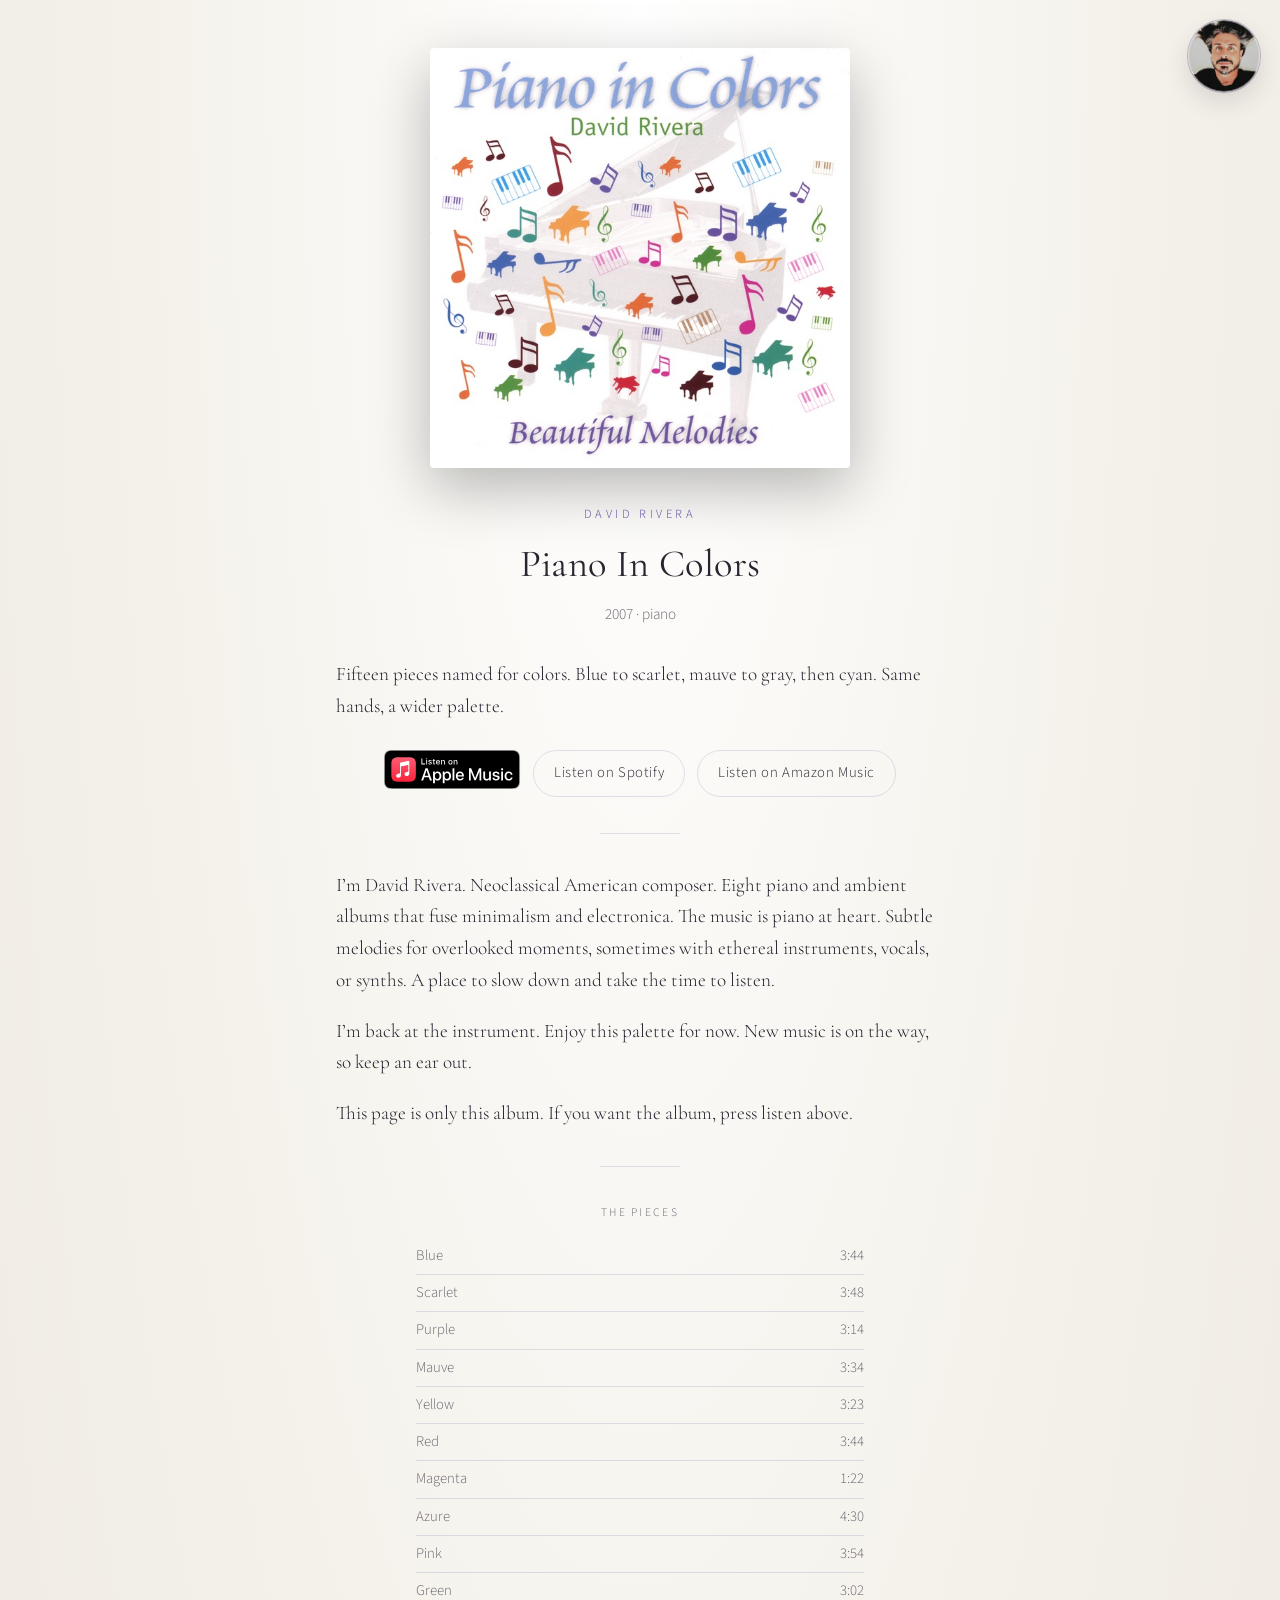
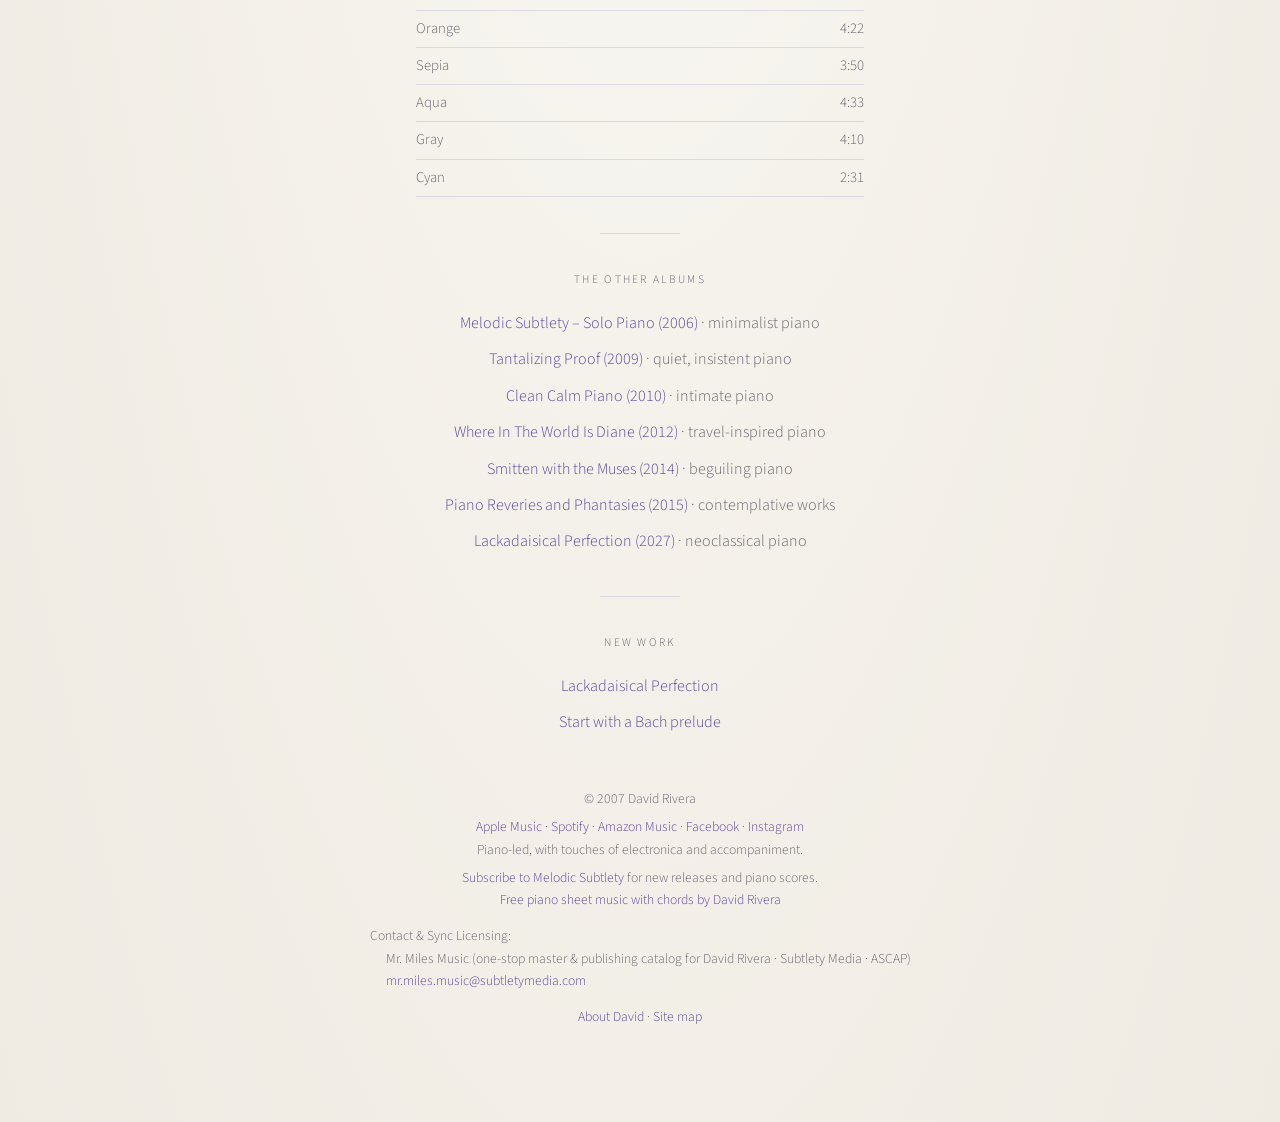
<file: index.html>
<!DOCTYPE html>
<html lang="en">
<head>
<meta charset="utf-8">
<link rel="sitemap" type="application/xml" title="Sitemap" href="/sitemap.xml">
<meta name="google-site-verification" content="kFSmQ56TC9M0Vh0W8NGAuMdpZPr8eoD1qAiQmf8LD-0">
<meta name="viewport" content="width=device-width, initial-scale=1">
<link rel="icon" href="/favicon.ico" sizes="any">
<link rel="icon" href="/favicon.svg" type="image/svg+xml">
<link rel="icon" type="image/png" sizes="32x32" href="/favicon-32.png">
<link rel="apple-touch-icon" href="/apple-touch-icon.png">
<title>Piano Pieces for a Rainy Afternoon | Piano In Colors</title>
<meta name="description" content="Piano pieces for a rainy afternoon, cooking, journaling, or a slow Sunday. Fifteen piano pieces named for colors, Blue to Cyan. Stream the album and stay indoors.">
<link rel="canonical" href="https://pianoincolors.com/">
<meta property="og:type" content="music.album">
<meta property="og:site_name" content="David Rivera">
<meta property="og:title" content="Piano Pieces for a Rainy Afternoon | Piano In Colors">
<meta property="og:description" content="Piano pieces for a rainy afternoon, cooking, journaling, or a slow Sunday. Fifteen color-named piano pieces. Stream the album.">
<meta property="og:url" content="https://pianoincolors.com/">
<meta property="og:image" content="https://pianoincolors.com/assets/piano-in-colors-cover.jpg">
<meta property="og:image:width" content="600">
<meta property="og:image:height" content="600">
<meta property="og:image:alt" content="Cover of Piano In Colors: colorful pianos and notes on white">
<meta property="music:musician" content="https://open.spotify.com/artist/5qoC4NXvjfV3cylbXALzV3">
<meta name="twitter:card" content="summary_large_image">
<meta name="twitter:title" content="Piano Pieces for a Rainy Afternoon | Piano In Colors">
<meta name="twitter:description" content="Piano pieces for a rainy afternoon, cooking, journaling, or a slow Sunday. Fifteen color-named piano pieces. Stream the album.">
<meta name="twitter:image" content="https://pianoincolors.com/assets/piano-in-colors-cover.jpg">
<meta name="twitter:image:alt" content="Cover of Piano In Colors: colorful pianos and notes on white">
<script type="application/ld+json">
{
  "@context": "https://schema.org",
  "@graph": [
    {
      "@type": "Person",
      "@id": "https://lackadaisicalperfection.com/about/#david-rivera",
      "name": "David Rivera",
      "jobTitle": "Neoclassical American composer",
      "description": "David Rivera is a neoclassical American composer of piano-led instrumental music. He plays and samples every instrument on his recordings himself. He is a member of ASCAP.",
      "url": "https://lackadaisicalperfection.com/about/",
      "nationality": {
        "@type": "Country",
        "name": "United States"
      },
      "memberOf": {
        "@type": "Organization",
        "name": "ASCAP",
        "url": "https://www.ascap.com/"
      },
      "affiliation": {
        "@id": "https://lackadaisicalperfection.com/about/#subtlety-media"
      },
      "sameAs": [
        "https://open.spotify.com/artist/5qoC4NXvjfV3cylbXALzV3",
        "https://music.apple.com/us/artist/david-rivera/1325691064",
        "https://music.amazon.com/artists/B0HJF4T4QZ",
        "https://x.com/melodicsubtlety",
        "https://www.facebook.com/pianoincolors",
        "https://www.instagram.com/pianodavid1492/",
        "https://www.pandora.com/artist/david-rivera/ARXtg47gfjlv3nJ",
        "https://www.youtube.com/@melodicsubtlety"
      ]
    },
    {
      "@type": "Organization",
      "@id": "https://lackadaisicalperfection.com/about/#subtlety-media",
      "name": "Subtlety Media, LLC",
      "url": "https://lackadaisicalperfection.com/about/"
    },
    {
      "@type": "MusicAlbum",
      "name": "Piano In Colors",
      "url": "https://pianoincolors.com/",
      "image": "https://pianoincolors.com/assets/piano-in-colors-cover.jpg",
      "byArtist": {
        "@id": "https://lackadaisicalperfection.com/about/#david-rivera"
      },
      "datePublished": "2007",
      "numTracks": 15,
      "genre": [
        "Piano",
        "Neoclassical"
      ],
      "sameAs": [
        "https://music.apple.com/us/album/piano-in-colors-beautiful-melodies/264461603",
        "https://open.spotify.com/album/28GABnzs8i3YUtlWuWz3g3",
        "https://music.amazon.com/albums/B001A3CHW0"
      ],
      "description": "Fifteen pieces named for colors. Blue to scarlet, mauve to gray, then cyan. Same hands, a wider palette.",
      "recordLabel": {
        "@id": "https://lackadaisicalperfection.com/about/#subtlety-media"
      },
      "track": [
        {
          "@type": "MusicRecording",
          "position": 1,
          "name": "Blue",
          "duration": "PT3M44S"
        },
        {
          "@type": "MusicRecording",
          "position": 2,
          "name": "Scarlet",
          "duration": "PT3M48S"
        },
        {
          "@type": "MusicRecording",
          "position": 3,
          "name": "Purple",
          "duration": "PT3M14S"
        },
        {
          "@type": "MusicRecording",
          "position": 4,
          "name": "Mauve",
          "duration": "PT3M34S"
        },
        {
          "@type": "MusicRecording",
          "position": 5,
          "name": "Yellow",
          "duration": "PT3M23S"
        },
        {
          "@type": "MusicRecording",
          "position": 6,
          "name": "Red",
          "duration": "PT3M44S"
        },
        {
          "@type": "MusicRecording",
          "position": 7,
          "name": "Magenta",
          "duration": "PT1M22S"
        },
        {
          "@type": "MusicRecording",
          "position": 8,
          "name": "Azure",
          "duration": "PT4M30S"
        },
        {
          "@type": "MusicRecording",
          "position": 9,
          "name": "Pink",
          "duration": "PT3M54S"
        },
        {
          "@type": "MusicRecording",
          "position": 10,
          "name": "Green",
          "duration": "PT3M2S"
        },
        {
          "@type": "MusicRecording",
          "position": 11,
          "name": "Orange",
          "duration": "PT4M22S"
        },
        {
          "@type": "MusicRecording",
          "position": 12,
          "name": "Sepia",
          "duration": "PT3M50S"
        },
        {
          "@type": "MusicRecording",
          "position": 13,
          "name": "Aqua",
          "duration": "PT4M33S"
        },
        {
          "@type": "MusicRecording",
          "position": 14,
          "name": "Gray",
          "duration": "PT4M10S"
        },
        {
          "@type": "MusicRecording",
          "position": 15,
          "name": "Cyan",
          "duration": "PT2M31S"
        }
      ],
      "publisher": {
        "@id": "https://lackadaisicalperfection.com/about/#subtlety-media"
      }
    }
  ]
}
</script>
<link rel="preconnect" href="https://fonts.googleapis.com">
<link rel="preconnect" href="https://fonts.gstatic.com" crossorigin>
<link href="https://fonts.googleapis.com/css2?family=Cormorant+Garamond:ital,wght@0,400;0,500;1,400&family=Source+Sans+3:wght@300;400;500&display=swap" rel="stylesheet">
<style>
  :root {
    --bg1: #ffffff;
    --bg2: #f4f1ea;
    --bg3: #efeae2;
    --ink: #2a2430;
    --mute: #6b6570;
    --glow: #5a4a9a;
    --line: rgba(90,74,154,0.16);
  }
  * { box-sizing: border-box; }
  html, body { margin: 0; padding: 0; }
  body {
    background: radial-gradient(ellipse at 50% 0%, var(--bg1) 0%, var(--bg2) 55%, var(--bg3) 100%);
    color: var(--ink);
    font-family: "Source Sans 3", sans-serif;
    font-weight: 300;
    line-height: 1.65;
    min-height: 100vh;
  }
  main { max-width: 720px; margin: 0 auto; padding: 48px 24px 80px; }
  .cover {
    display: block; width: min(420px, 100%); margin: 0 auto 36px;
    border-radius: 4px; box-shadow: 0 20px 60px rgba(0,0,0,0.28);
  }
  h1 {
    font-family: "Cormorant Garamond", serif; font-weight: 400;
    font-size: clamp(1.8rem, 4vw, 2.4rem); text-align: center;
    margin: 0 0 6px; letter-spacing: 0.01em;
  }
  .byline {
    text-align: center; letter-spacing: 0.28em; text-transform: uppercase;
    font-size: 0.78rem; color: var(--glow); margin: 0 0 8px;
  }
  .year { text-align: center; color: var(--mute); font-size: 0.95rem; margin: 0 0 32px; }
  .album-note, .from-david {
    font-family: "Cormorant Garamond", serif; font-size: 1.2rem;
    max-width: 38rem; margin: 0 auto 28px;
  }
  .from-david p { margin: 0 0 1em; }
  .from-david p:last-child { margin-bottom: 0; }
  .rule { border: 0; border-top: 1px solid var(--line); width: 80px; margin: 36px auto; }
  .actions { display: flex; flex-wrap: wrap; gap: 12px; justify-content: center; margin: 8px 0 36px; }
  .apple-badge { display: inline-block; line-height: 0; }
  .apple-badge img { height: 40px; width: auto; vertical-align: middle; }
  .btn {
    display: inline-block; padding: 10px 20px; border: 1px solid var(--line);
    border-radius: 999px; color: var(--ink); text-decoration: none;
    letter-spacing: 0.04em; font-size: 0.92rem;
  }
  .btn:hover { border-color: var(--glow); }
  .tracks {
    list-style: none; padding: 0; margin: 0 auto; max-width: 28rem;
    color: var(--mute); font-size: 0.92rem;
  }
  .tracks li {
    display: flex; justify-content: space-between; gap: 16px;
    padding: 6px 0; border-bottom: 1px solid var(--line);
  }
  .label {
    text-align: center; letter-spacing: 0.2em; text-transform: uppercase;
    font-size: 0.72rem; color: var(--mute); margin: 0 0 16px;
  }
  footer { text-align: center; color: var(--mute); font-size: 0.85rem; margin-top: 48px; }
  footer a { color: var(--glow); text-decoration: none; }
  footer .stores { margin-top: 0.35rem; }
  footer .subscribe { margin-top: 0.35rem; }
  footer .contact {
    display: inline-block;
    margin-top: 0.85rem;
    text-align: left;
  }
  footer .contact-lines { padding-left: 1rem; }
  .catalog { list-style: none; padding: 0; margin: 0 auto 8px; max-width: 28rem; text-align: center; }
  .catalog li { padding: 5px 0; }
  .catalog a { color: var(--glow); text-decoration: none; }
  .catalog a:hover { text-decoration: underline; }
  .catalog .desc { color: var(--mute); }
  .new-work a { color: var(--glow); text-decoration: none; }
  .new-work a:hover { text-decoration: underline; }
</style>
<link rel="stylesheet" href="/assets/site-nav.css">
<script src="/assets/site-nav.js" defer></script>
<!-- Meta Pixel Code -->
<script>
!function(f,b,e,v,n,t,s)
{if(f.fbq)return;n=f.fbq=function(){n.callMethod?
n.callMethod.apply(n,arguments):n.queue.push(arguments)};
if(!f._fbq)f._fbq=n;n.push=n;n.loaded=!0;n.version='2.0';
n.queue=[];t=b.createElement(e);t.async=!0;
t.src=v;s=b.getElementsByTagName(e)[0];
s.parentNode.insertBefore(t,s)}(window, document,'script',
'https://connect.facebook.net/en_US/fbevents.js');
fbq('init', '257777058255900');
fbq('track', 'PageView');
</script>
<noscript><img height="1" width="1" alt="" style="display:none"
src="https://www.facebook.com/tr?id=257777058255900&ev=PageView&noscript=1"
/></noscript>
<!-- End Meta Pixel Code -->
</head>
<body>
<a class="skip-link" href="#content">Skip to content</a>
<main id="content">
  <img class="cover" src="assets/piano-in-colors-cover.jpg" alt="Cover of Piano In Colors: colorful pianos and notes on white">
  <p class="byline">David Rivera</p>
  <h1>Piano In Colors</h1>
  <p class="year">2007 · piano</p>
  <p class="album-note">Fifteen pieces named for colors. Blue to scarlet, mauve to gray, then cyan. Same hands, a wider palette.</p>
  <div class="actions">
    <a class="apple-badge" href="https://music.apple.com/us/album/piano-in-colors-beautiful-melodies/264461603?ls=1" target="_blank" rel="noopener"><img src="listen-on-apple-music.svg" alt="Listen on Apple Music" height="40"></a>
    <a class="btn" href="https://open.spotify.com/album/28GABnzs8i3YUtlWuWz3g3" target="_blank" rel="noopener">Listen on Spotify</a>
    <a class="btn" href="https://music.amazon.com/albums/B001A3CHW0" target="_blank" rel="noopener">Listen on Amazon Music</a>
  </div>
  <hr class="rule">
  <div class="from-david">
    <p>I’m David Rivera. Neoclassical American composer. Eight piano and ambient albums that fuse minimalism and electronica. The music is piano at heart. Subtle melodies for overlooked moments, sometimes with ethereal instruments, vocals, or synths. A place to slow down and take the time to listen.</p>
    <p>I’m back at the instrument. Enjoy this palette for now. New music is on the way, so keep an ear out.</p>
    <p>This page is only this album. If you want the album, press listen above.</p>
  </div>
  <hr class="rule">

  <p class="label">The pieces</p>
  <ol class="tracks">
    <li><span>Blue</span><span>3:44</span></li>
    <li><span>Scarlet</span><span>3:48</span></li>
    <li><span>Purple</span><span>3:14</span></li>
    <li><span>Mauve</span><span>3:34</span></li>
    <li><span>Yellow</span><span>3:23</span></li>
    <li><span>Red</span><span>3:44</span></li>
    <li><span>Magenta</span><span>1:22</span></li>
    <li><span>Azure</span><span>4:30</span></li>
    <li><span>Pink</span><span>3:54</span></li>
    <li><span>Green</span><span>3:02</span></li>
    <li><span>Orange</span><span>4:22</span></li>
    <li><span>Sepia</span><span>3:50</span></li>
    <li><span>Aqua</span><span>4:33</span></li>
    <li><span>Gray</span><span>4:10</span></li>
    <li><span>Cyan</span><span>2:31</span></li>
    
  </ol>
  <hr class="rule">
  <p class="label">The other albums</p>
  <ul class="catalog">
    <li><a href="https://melodicsubtlety.com/">Melodic Subtlety – Solo Piano (2006)</a><span class="desc"> · minimalist piano</span></li>
    <li><a href="https://tantalizingproof.com/">Tantalizing Proof (2009)</a><span class="desc"> · quiet, insistent piano</span></li>
    <li><a href="https://cleancalmpiano.com/">Clean Calm Piano (2010)</a><span class="desc"> · intimate piano</span></li>
    <li><a href="https://whereintheworldisdiane.com/">Where In The World Is Diane (2012)</a><span class="desc"> · travel-inspired piano</span></li>
    <li><a href="https://smittenwiththemuses.com/">Smitten with the Muses (2014)</a><span class="desc"> · beguiling piano</span></li>
    <li><a href="https://pianoreveries.com/">Piano Reveries and Phantasies (2015)</a><span class="desc"> · contemplative works</span></li>
    <li><a href="https://lackadaisicalperfection.com/">Lackadaisical Perfection (2027)</a><span class="desc"> · neoclassical piano</span></li>
  </ul>

  <hr class="rule">
  <p class="label">New work</p>
  <ul class="catalog new-work" style="margin:0 auto 24px;">
    <li><a href="https://lackadaisicalperfection.com">Lackadaisical Perfection</a></li>
    <li><a href="https://soundcloud.com/davidtwopointoh/bach_prelude_iv_cinematic_remi" target="_blank" rel="noopener">Start with a Bach prelude</a></li>
  </ul>

  <footer>
    © 2007 David Rivera
    <div class="stores">
      <a href="https://music.apple.com/us/artist/david-rivera/1325691064?ls=1" target="_blank" rel="noopener">Apple Music</a>
      ·
      <a href="https://open.spotify.com/artist/5qoC4NXvjfV3cylbXALzV3" target="_blank" rel="noopener">Spotify</a>
      ·
      <a href="https://music.amazon.com/artists/B0HJF4T4QZ" target="_blank" rel="noopener">Amazon Music</a>
      ·
      <a href="https://www.facebook.com/pianoincolors" target="_blank" rel="noopener" aria-label="David and his Piano on Facebook">Facebook</a>
      ·
      <a href="https://www.instagram.com/pianodavid1492/" target="_blank" rel="noopener" aria-label="David Rivera on Instagram">Instagram</a><br>
    Piano-led, with touches of electronica and accompaniment.
    </div>
    <div class="subscribe">
      <a href="https://lackadaisicalperfection.com/subscribe/">Subscribe to Melodic Subtlety</a> for new releases and piano scores.
      <br>
      <a href="https://lackadaisicalperfection.com/scores/">Free piano sheet music with chords by David Rivera</a>
    </div>
    <div class="contact">
      Contact &amp; Sync Licensing:
      <div class="contact-lines">
        Mr. Miles Music (one-stop master &amp; publishing catalog for David Rivera · Subtlety Media · ASCAP)<br>
        <a href="mailto:mr.miles.music@subtletymedia.com">mr.miles.music@subtletymedia.com</a>
      </div>
    </div>
    <p class="footer-stores"><a href="https://lackadaisicalperfection.com/about/">About David</a> · <a href="/sitemap/">Site map</a></p>
  </footer>
</main>
<!-- GoatCounter: privacy-friendly page view + score-download counts (no cookies). -->
<script>window.goatcounter = {path: function(p) { return location.host + p }}</script>
<script data-goatcounter="https://subtletymedia.goatcounter.com/count" async src="https://gc.zgo.at/count.js"></script>
</body>
</html>
</file>
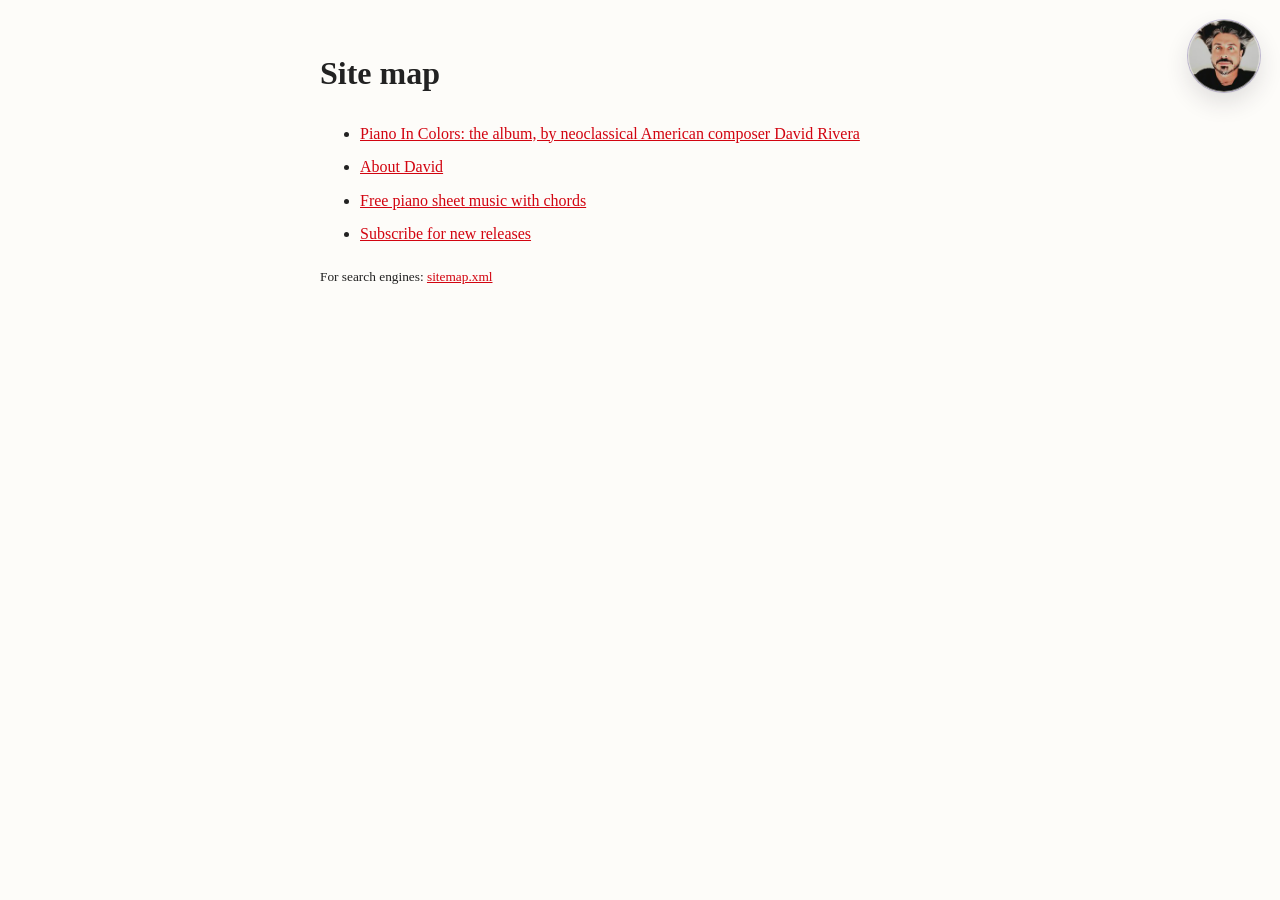
<file: sitemap/index.html>
<!DOCTYPE html>
<html lang="en">
<head>
<meta charset="utf-8">
<meta name="viewport" content="width=device-width, initial-scale=1">
<title>Site map | Piano In Colors</title>
<meta name="robots" content="noindex, follow">
<link rel="canonical" href="https://pianoincolors.com/sitemap/">
<link rel="icon" href="/favicon.svg" type="image/svg+xml">
<link rel="sitemap" type="application/xml" title="Sitemap" href="/sitemap.xml">
<link rel="preconnect" href="https://fonts.googleapis.com">
<link rel="preconnect" href="https://fonts.gstatic.com" crossorigin>
<link href="https://fonts.googleapis.com/css2?family=Cormorant+Garamond:ital,wght@0,400;0,500;1,400&family=Source+Sans+3:wght@300;400;500&display=swap" rel="stylesheet">
<link rel="stylesheet" href="/assets/site-nav.css">
<script src="/assets/site-nav.js" defer></script>
<style>
body{font-family:Georgia,serif;max-width:640px;margin:3rem auto;padding:0 1.25rem;line-height:1.6;color:#222;background:#fdfcf9}
main a{color:#D20410}
main li{margin:.5rem 0}
</style>
<!-- Meta Pixel Code -->
<script>
!function(f,b,e,v,n,t,s)
{if(f.fbq)return;n=f.fbq=function(){n.callMethod?
n.callMethod.apply(n,arguments):n.queue.push(arguments)};
if(!f._fbq)f._fbq=n;n.push=n;n.loaded=!0;n.version='2.0';
n.queue=[];t=b.createElement(e);t.async=!0;
t.src=v;s=b.getElementsByTagName(e)[0];
s.parentNode.insertBefore(t,s)}(window, document,'script',
'https://connect.facebook.net/en_US/fbevents.js');
fbq('init', '257777058255900');
fbq('track', 'PageView');
</script>
<noscript><img height="1" width="1" alt="" style="display:none"
src="https://www.facebook.com/tr?id=257777058255900&ev=PageView&noscript=1"
/></noscript>
<!-- End Meta Pixel Code -->
</head>
<body>
<a class="skip-link" href="#content">Skip to content</a>
<main id="content">
<h1>Site map</h1>
<ul>
<li><a href="/">Piano In Colors: the album, by neoclassical American composer David Rivera</a></li>
<li><a href="https://lackadaisicalperfection.com/about/">About David</a></li>
<li><a href="https://lackadaisicalperfection.com/scores/">Free piano sheet music with chords</a></li>
<li><a href="https://lackadaisicalperfection.com/subscribe/">Subscribe for new releases</a></li>
</ul>
<p><small>For search engines: <a href="/sitemap.xml">sitemap.xml</a></small></p>
</main>
</body>
</html>
</file>
<file: assets/site-nav.css>
/* Photo button and page menu. Colors follow the album page. */
:root {
  --nav-ink: #2a2430;
  --nav-glow: #5a4a9a;
  --nav-paper: rgba(255, 252, 248, 0.96);
  --nav-line: rgba(90, 74, 154, 0.22);
  --nav-size: 72px;
  --nav-inset: 20px;
}

.nav-toggle {
  position: fixed;
  z-index: 40;
  top: max(var(--nav-inset), env(safe-area-inset-top, 0px));
  right: max(var(--nav-inset), env(safe-area-inset-right, 0px));
  width: var(--nav-size);
  height: var(--nav-size);
  margin: 0;
  padding: 0;
  border: 0;
  border-radius: 50%;
  background: #f4f1ea;
  cursor: pointer;
  overflow: hidden;
  -webkit-tap-highlight-color: transparent;
  box-shadow:
    0 10px 24px rgba(42, 36, 48, 0.14),
    0 1px 3px rgba(42, 36, 48, 0.06),
    0 0 0 1px rgba(90, 74, 154, 0.32);
}

.nav-toggle img {
  display: block;
  width: 100%;
  height: 100%;
  object-fit: cover;
  border-radius: 50%;
}

.nav-toggle::after {
  content: "";
  position: absolute;
  inset: 0;
  border-radius: 50%;
  pointer-events: none;
  box-shadow: inset 0 0 0 1px rgba(255, 252, 248, 0.4);
}

.nav-toggle:hover {
  box-shadow:
    0 12px 28px rgba(42, 36, 48, 0.18),
    0 1px 3px rgba(42, 36, 48, 0.08),
    0 0 0 1px rgba(90, 74, 154, 0.55);
}

.nav-toggle[aria-expanded="true"] {
  box-shadow:
    0 10px 24px rgba(42, 36, 48, 0.14),
    0 1px 3px rgba(42, 36, 48, 0.06),
    0 0 0 1px rgba(90, 74, 154, 0.72);
}

.nav-toggle:focus {
  outline: none;
}

.nav-toggle:focus-visible {
  outline: 2px solid var(--nav-glow);
  outline-offset: 4px;
}

.site-menu {
  position: fixed;
  z-index: 39;
  top: calc(max(var(--nav-inset), env(safe-area-inset-top, 0px)) + var(--nav-size) + 14px);
  right: max(var(--nav-inset), env(safe-area-inset-right, 0px));
  width: min(17.5rem, calc(100vw - 28px - env(safe-area-inset-left, 0px) - env(safe-area-inset-right, 0px)));
  max-height: calc(100vh - var(--nav-size) - var(--nav-inset) - 36px);
  max-height: calc(100dvh - var(--nav-size) - var(--nav-inset) - 36px - env(safe-area-inset-bottom, 0px));
  margin: 0;
  padding: 0;
  overflow: auto;
  overscroll-behavior: contain;
  background: var(--nav-paper);
  border: 1px solid var(--nav-line);
  border-radius: 10px;
  box-shadow: 0 16px 40px rgba(42, 36, 48, 0.12);
  backdrop-filter: blur(12px);
  -webkit-backdrop-filter: blur(12px);
  opacity: 0;
  transform: translateY(-8px);
  transition: opacity 0.28s ease, transform 0.28s ease;
}

.site-menu ul {
  list-style: none;
  margin: 0;
  padding: 0.45rem 0;
}

.site-menu.is-open {
  opacity: 1;
  transform: translateY(0);
}

.site-menu a {
  display: block;
  padding: 0.72rem 1.35rem;
  color: var(--nav-ink);
  font-family: "Cormorant Garamond", "Palatino Linotype", Palatino, Georgia, serif;
  font-size: 1.45rem;
  font-weight: 400;
  letter-spacing: 0.01em;
  line-height: 1.25;
  text-decoration: none;
}

.site-menu a:hover {
  color: var(--nav-glow);
}

.site-menu a:focus {
  outline: none;
}

.site-menu a:focus-visible {
  outline: 2px solid var(--nav-glow);
  outline-offset: -3px;
  color: var(--nav-glow);
}

.albums {
  border-top: 1px solid var(--nav-line);
}

.albums-label {
  margin: 0;
  padding: 0.8rem 1.35rem 0.15rem;
  font-family: "Source Sans 3", sans-serif;
  font-weight: 400;
  font-size: 0.72rem;
  letter-spacing: 0.2em;
  text-transform: uppercase;
  color: #6b6570;
}

.site-menu .albums ul {
  padding: 0.1rem 0 0.45rem;
}

.site-menu .albums li {
  min-width: 0;
}

.site-menu .albums a,
.site-menu .album-current {
  display: flex;
  align-items: center;
  gap: 0.7rem;
  min-width: 0;
  max-width: 100%;
  padding: 0.38rem 1.05rem;
  color: var(--nav-ink);
  font-family: "Cormorant Garamond", "Palatino Linotype", Palatino, Georgia, serif;
  font-size: 1.15rem;
  font-weight: 400;
  letter-spacing: 0.01em;
  line-height: 1.15;
  text-decoration: none;
}

.site-menu .album-current {
  color: #6b6570;
  cursor: default;
}

.site-menu .album-copy {
  display: flex;
  flex-direction: column;
  min-width: 0;
}

.site-menu .album-title {
  display: block;
  min-width: 0;
  overflow-wrap: break-word;
}

.site-menu .album-note {
  display: block;
  margin-top: 0.12rem;
  font-family: "Source Sans 3", sans-serif;
  font-size: 0.78rem;
  font-weight: 400;
  letter-spacing: 0.01em;
  line-height: 1.3;
  color: #6b6570;
}

.site-menu .albums img {
  width: 48px;
  height: 48px;
  flex: none;
  object-fit: cover;
  border-radius: 2px;
  box-shadow: 0 0 0 1px rgba(90, 74, 154, 0.2);
}

@media (max-width: 760px) {
  :root {
    --nav-size: 64px;
    --nav-inset: 14px;
  }

  body > main {
    padding-top: 96px;
  }

  .site-menu .albums ul {
    display: grid;
    grid-template-columns: 1fr 1fr;
    column-gap: 0.35rem;
    row-gap: 0.55rem;
    padding: 0.15rem 0.7rem 0.75rem;
  }

  .site-menu .albums a,
  .site-menu .album-current {
    flex-direction: column;
    align-items: stretch;
    justify-content: flex-start;
    text-align: center;
    gap: 0.35rem;
    padding: 0.2rem 0.15rem;
    font-size: 1.02rem;
  }

  .site-menu .albums img {
    align-self: center;
  }

  .albums-label {
    padding-left: 0.85rem;
    padding-right: 0.85rem;
  }

  .site-menu .album-copy {
    align-items: center;
  }
}

@media (prefers-reduced-motion: reduce) {
  .site-menu {
    transform: none;
    transition: none;
  }
}

/* Off-screen until focused, then fixed, so it never shifts the cover. */
.skip-link {
  position: absolute;
  width: 1px;
  height: 1px;
  padding: 0;
  margin: -1px;
  overflow: hidden;
  clip: rect(0, 0, 0, 0);
  white-space: nowrap;
  border: 0;
}
.skip-link:focus {
  position: fixed;
  z-index: 50;
  top: 12px;
  left: 12px;
  width: auto;
  height: auto;
  margin: 0;
  padding: 0.55rem 0.9rem;
  overflow: visible;
  clip: auto;
  background: var(--nav-glow);
  color: var(--nav-paper, #fff);
  font-family: "Source Sans 3", sans-serif;
  font-size: 0.95rem;
  font-weight: 500;
  line-height: 1.2;
  text-decoration: none;
  border-radius: 4px;
}
</file>
